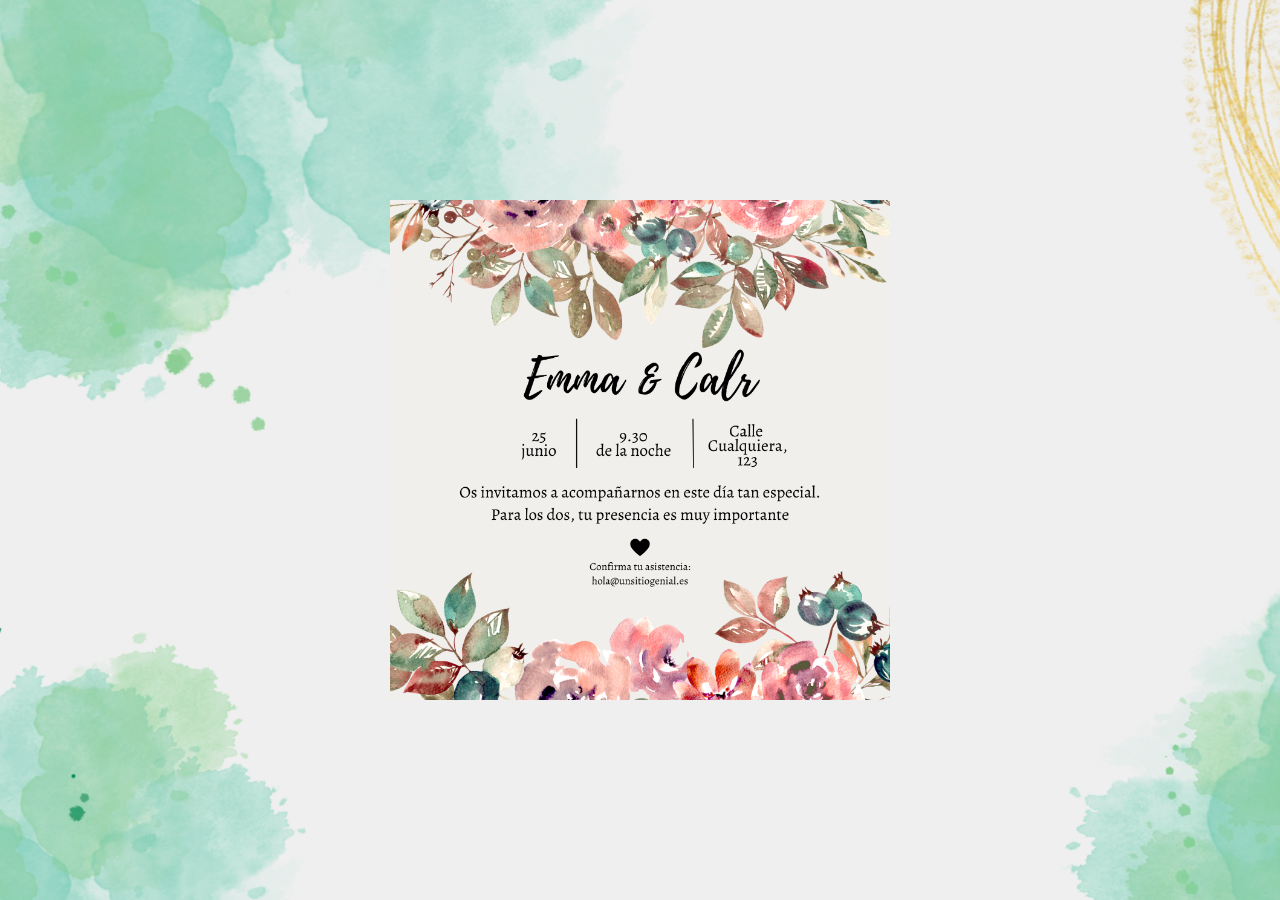
<file: desafio1.html>
<!DOCTYPE html>
<html lang="es">
<head>
    <meta charset="UTF-8">
    <meta http-equiv="X-UA-Compatible" content="IE=edge">
    <meta name="viewport" content="width=device-width, initial-scale=1.0">
    <title>Condicionales IF</title>
<!--CSS-->
    <link rel="stylesheet" href="assets/css/reset.css">
    <link rel="stylesheet" href="assets/css/style.css">
<!--CSS-->
</head>
<body>
    <main>
        <section>
            <div id="desafio_1">
                <img id="invitacion" src="assets/img/Invitación.png" alt="">
            </div>
        </section>
    </main>

    <script src="assets/js/desafio1.js"></script>
</body>
</html>
</file>
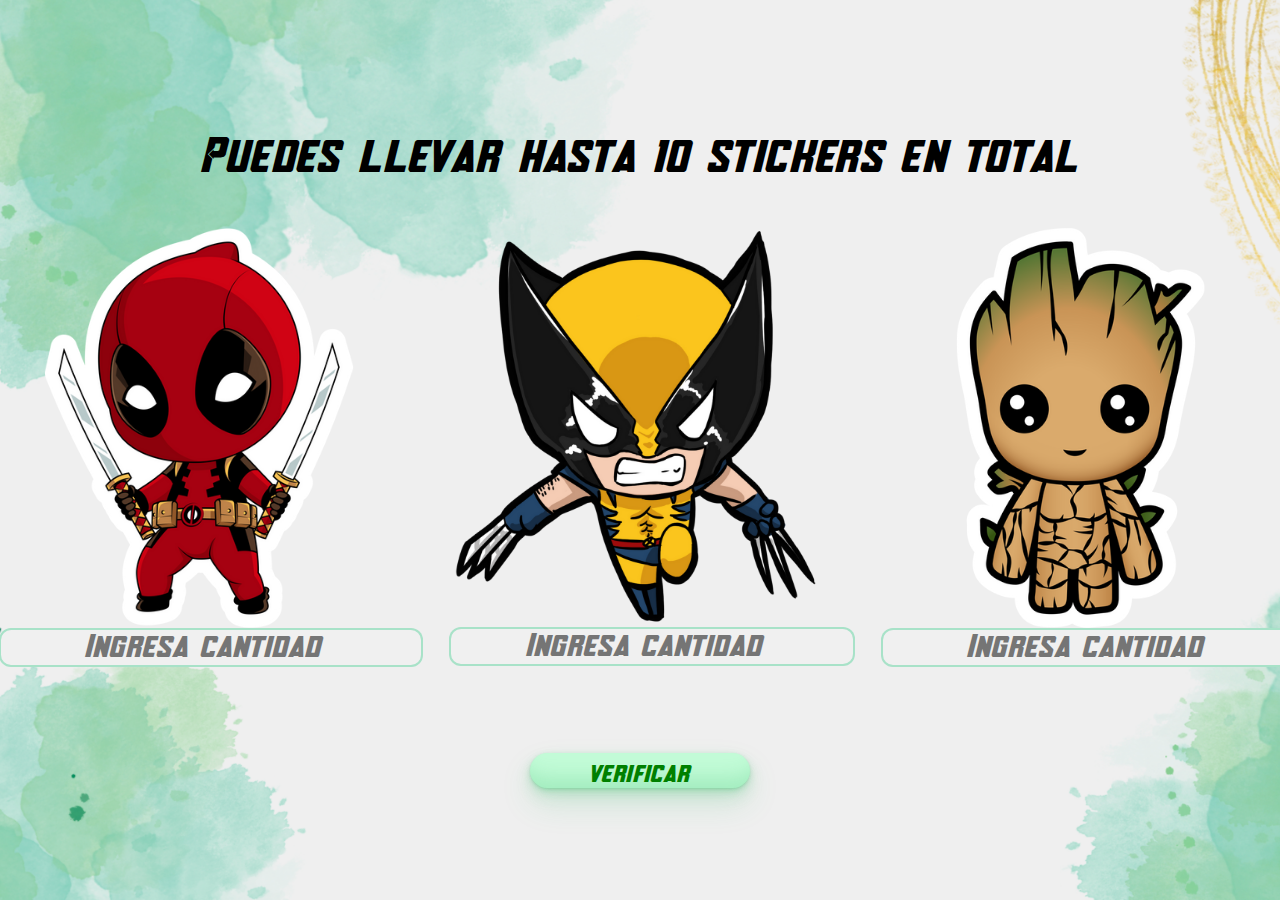
<file: desafio2.html>
<!DOCTYPE html>
<html lang="es">
<head>
    <meta charset="UTF-8">
    <meta http-equiv="X-UA-Compatible" content="IE=edge">
    <meta name="viewport" content="width=device-width, initial-scale=1.0">
    <title>Document</title>
<!--CSS-->    
    <link rel="stylesheet" href="assets/css/reset.css">
    <link rel="stylesheet" href="assets/css/style.css">
<!--CSS-->
    
</head>
<body>
    <main>
        <section id="desafio_2">
            <p>Puedes llevar hasta 10 stickers en total</p>

            <article id="formulario">
                <div id="input-cantidad-1">
                    <img src="assets/img/sticker1.png" alt="sticker1">
                    <input placeholder="Ingresa cantidad" type="number" name="sticker1" id="sticker1" style="font-family: 'Avengero'; text-align: center;">
                </div>

                <div id="input-cantidad-2">
                    <img src="assets/img/sticker2.png" alt="sticker2">
                    <input placeholder="Ingresa cantidad" type="number" name="sticker2" id="sticker2" style="font-family: 'Avengero'; text-align: center;">
                </div>    

                <div id="input-cantidad-3">
                    <img src="assets/img/sticker3.png" alt="sticker3">
                    <input placeholder="Ingresa cantidad" type="number" name="sticker3" id="sticker3" style="font-family: 'Avengero'; text-align: center;">
                </div>
              
            </article>
            <article id="resultado_stickers">
                <p> <span id="resultado_verificar"></span></p>                
                <div>    
                    <input type="button" name="verificar" value="verificar" id="verificar" class="button" style="font-family: 'Avengero';">
                </div>                
            </article>

        </section>
    </main>

    <script src="assets/js/desafio2.js"></script>
</body>
</html>
</file>
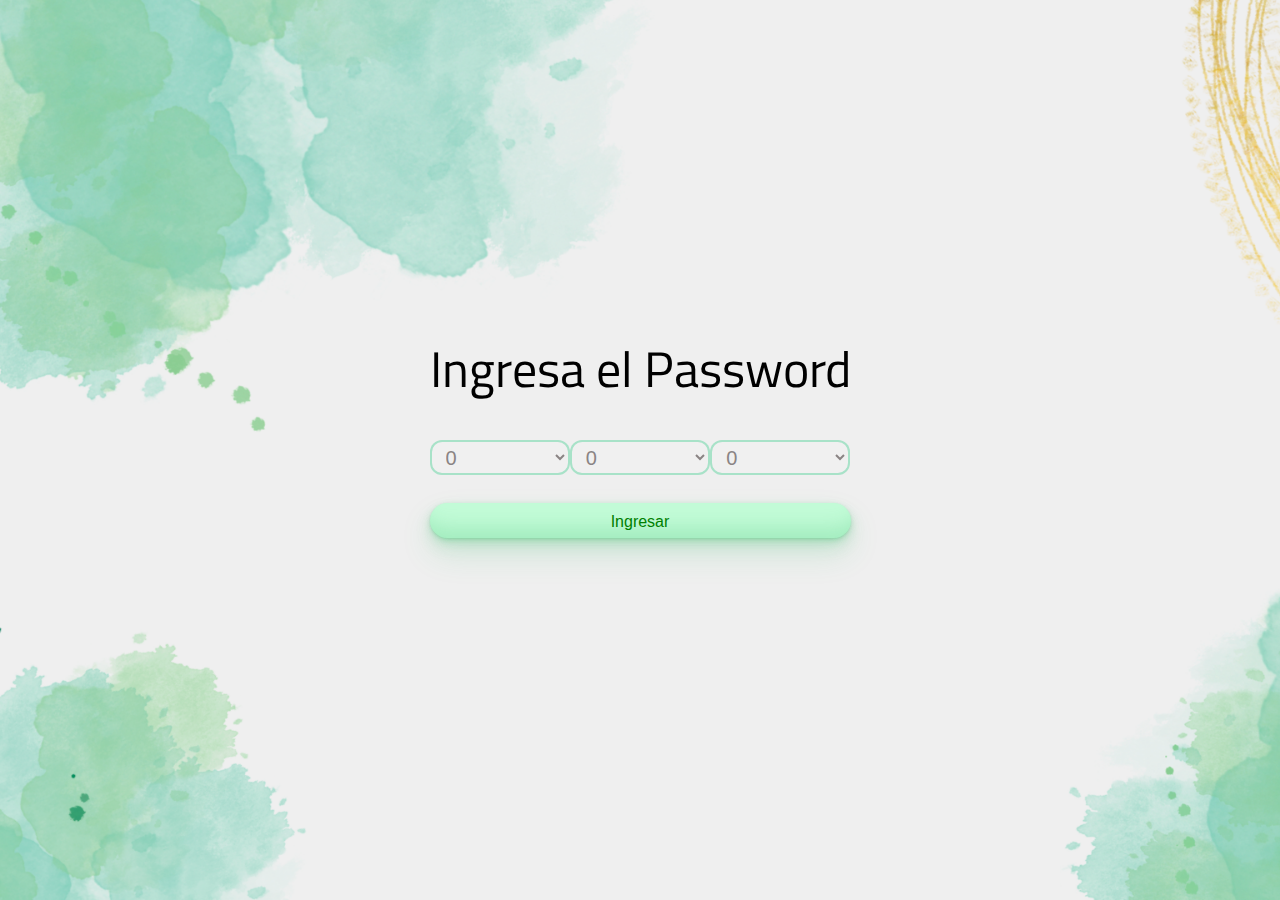
<file: desafio3.html>
<!DOCTYPE html>
<html lang="es">
<head>
    <meta charset="UTF-8">
    <meta http-equiv="X-UA-Compatible" content="IE=edge">
    <meta name="viewport" content="width=device-width, initial-scale=1.0">
    <title>Document</title>
<!--CSS-->
    <link rel="stylesheet" href="assets/css/reset.css">
    <link rel="stylesheet" href="assets/css/style.css">
<!--CSS-->
<!--Fonts Google-->    
    <link rel="preconnect" href="https://fonts.googleapis.com">
    <link rel="preconnect" href="https://fonts.gstatic.com" crossorigin>
    <link href="https://fonts.googleapis.com/css2?family=Titillium+Web&display=swap" rel="stylesheet">
<!--Fonts Google-->

</head>
<body>
    <main>
        <section id="desafio_3">
            <h1>Ingresa el Password</h1>

            <article id="selectores">

                <select id="digito_1">
                    <option value="0">0</option>
                    <option value="1">1</option>
                    <option value="2">2</option>
                    <option value="3">3</option>
                    <option value="4">4</option>
                    <option value="5">5</option>
                    <option value="6">6</option>
                    <option value="7">7</option>
                    <option value="8">8</option>
                    <option value="9">9</option>
                </select>
                
                <select id="digito_2">
                    <option value="0">0</option>
                    <option value="1">1</option>
                    <option value="2">2</option>
                    <option value="3">3</option>
                    <option value="4">4</option>
                    <option value="5">5</option>
                    <option value="6">6</option>
                    <option value="7">7</option>
                    <option value="8">8</option>
                    <option value="9">9</option>
                </select>

                <select id="digito_3">
                    <option value="0">0</option>
                    <option value="1">1</option>
                    <option value="2">2</option>
                    <option value="3">3</option>
                    <option value="4">4</option>
                    <option value="5">5</option>
                    <option value="6">6</option>
                    <option value="7">7</option>
                    <option value="8">8</option>
                    <option value="9">9</option>
                </select>
            </article>

            <div><input type="button" name="ngresar" value="Ingresar" id="ingresar" class="button"></div>
            <p id="resultado"></p>  
        </section>
    </main>
    <script src="assets/js/desafio3.js"></script>
</body>
</html>
</file>
<file: assets/css/style.css>
main {
		width: 100%;
		min-height: 100vh;
		background-image: url(../img/fondo1.png);
		background-size: cover;
		display: flex;
		align-items: center;
		justify-content: center;
		font-size: 26px;
}


/*Index Página Principal*/

#pagina_inicio {
	font-family: 'Titillium Web', sans-serif;
	font-size: 70px;
	cursor: pointer;
}

#pagina_inicio li {
	padding: 10px;
}

a {
	text-decoration: none;
	color: rgb(28, 117, 86);
}
/*Index Página Principal*/


/*Button*/

div {
	text-align: center;
}

.button {
  background-color: #c2fbd7;
  border-radius: 100px;
  box-shadow: rgba(44, 187, 99, .2) 0 -25px 18px -14px inset,rgba(44, 187, 99, .15) 0 1px 2px,rgba(44, 187, 99, .15) 0 2px 4px,rgba(44, 187, 99, .15) 0 4px 8px,rgba(44, 187, 99, .15) 0 8px 16px,rgba(44, 187, 99, .15) 0 16px 32px;
  color: green;
  cursor: pointer;
  padding: 10px 60px;
  transition: all 250ms;
  border: 0;
  font-size: 16px;
}

.button:hover {
  box-shadow: rgba(44,187,99,.35) 0 -25px 18px -14px inset,rgba(44,187,99,.25) 0 1px 2px,rgba(44,187,99,.25) 0 2px 4px,rgba(44,187,99,.25) 0 4px 8px,rgba(44,187,99,.25) 0 8px 16px,rgba(44,187,99,.25) 0 16px 32px;
  transform: scale(1.05) rotate(-1deg);
} /*Button*/

/*Desafio 1*//*Desafio 1*//*Desafio 1*/
section > #desafio_1 {
	height: 500px;
}

section > #desafio_1 > img {
	height: 100%;
}
/*Desafio 1*//*Desafio 1*//*Desafio 1*/





/*Desafio 2*//*Desafio 2*//*Desafio 2*/

@font-face {
    font-family: 'Avengero';
    src: url('../css/AvengeroRegular-zvgl.ttf');
}

#desafio_2  p {
	text-align: center;
	padding: 30px;
	font-family: 'Avengero';
	font-size: 30px;
}

#formulario {
	display: flex;
	flex-direction: row;
}

img {
	height: 100%;
}

#formulario > div {
	display: flex;
	flex-direction: column;
	height: 400px;
	margin: 25px;
}

#resultado_stickers {
	display: flex;
	flex-direction: column;
	justify-content: center;
	align-items: center;
	padding-top: 40px;
}

/*Select*/

input {
	display: inline-block;
	width: 100%;
	cursor: pointer;
  	padding: 4px 10px;
  	height: 35px;
	border-radius: 0;
	background: #f0f0f0;
	font-size: 20px;
	color: rgb(138, 132, 132);
	border:2px solid rgba(77, 208, 149, 0.442);
    border-radius: 12px;
    transition: all 0.25s ease;
}

input:hover{
	background: #b1e8cd82;
} /*Select*/

/*Desafio 2*//*Desafio 2*//*Desafio 2*/






/*Desafio 3*//*Desafio 3*//*Desafio 3*/

#desafio_3 {
	font-family: 'Titillium Web', sans-serif;
	font-size: 50px;
}

#resultado {
	font-size: 30px;
	text-align:center;
	margin: 20px;
}

/*Select*/
#selectores {
	display: flex;
	flex-direction: row;
	justify-content: center;
	align-items: center;
	height: 50px;
	margin-top: 40px;
}

select {
	display: inline-block;
	width: 100%;
	cursor: pointer;
  	padding: 4px 10px;
  	height: 35px;
	border-radius: 0;
	background: #f0f0f0;
	font-size: 20px;
	color: rgb(138, 132, 132);
	border:2px solid rgba(77, 208, 149, 0.442);
    border-radius: 12px;
    transition: all 0.25s ease;
}

select:hover{
	background: #b1e8cd82;
} /*Select*/


/*Desafio 3*//*Desafio 3*//*Desafio 3*/
</file>
